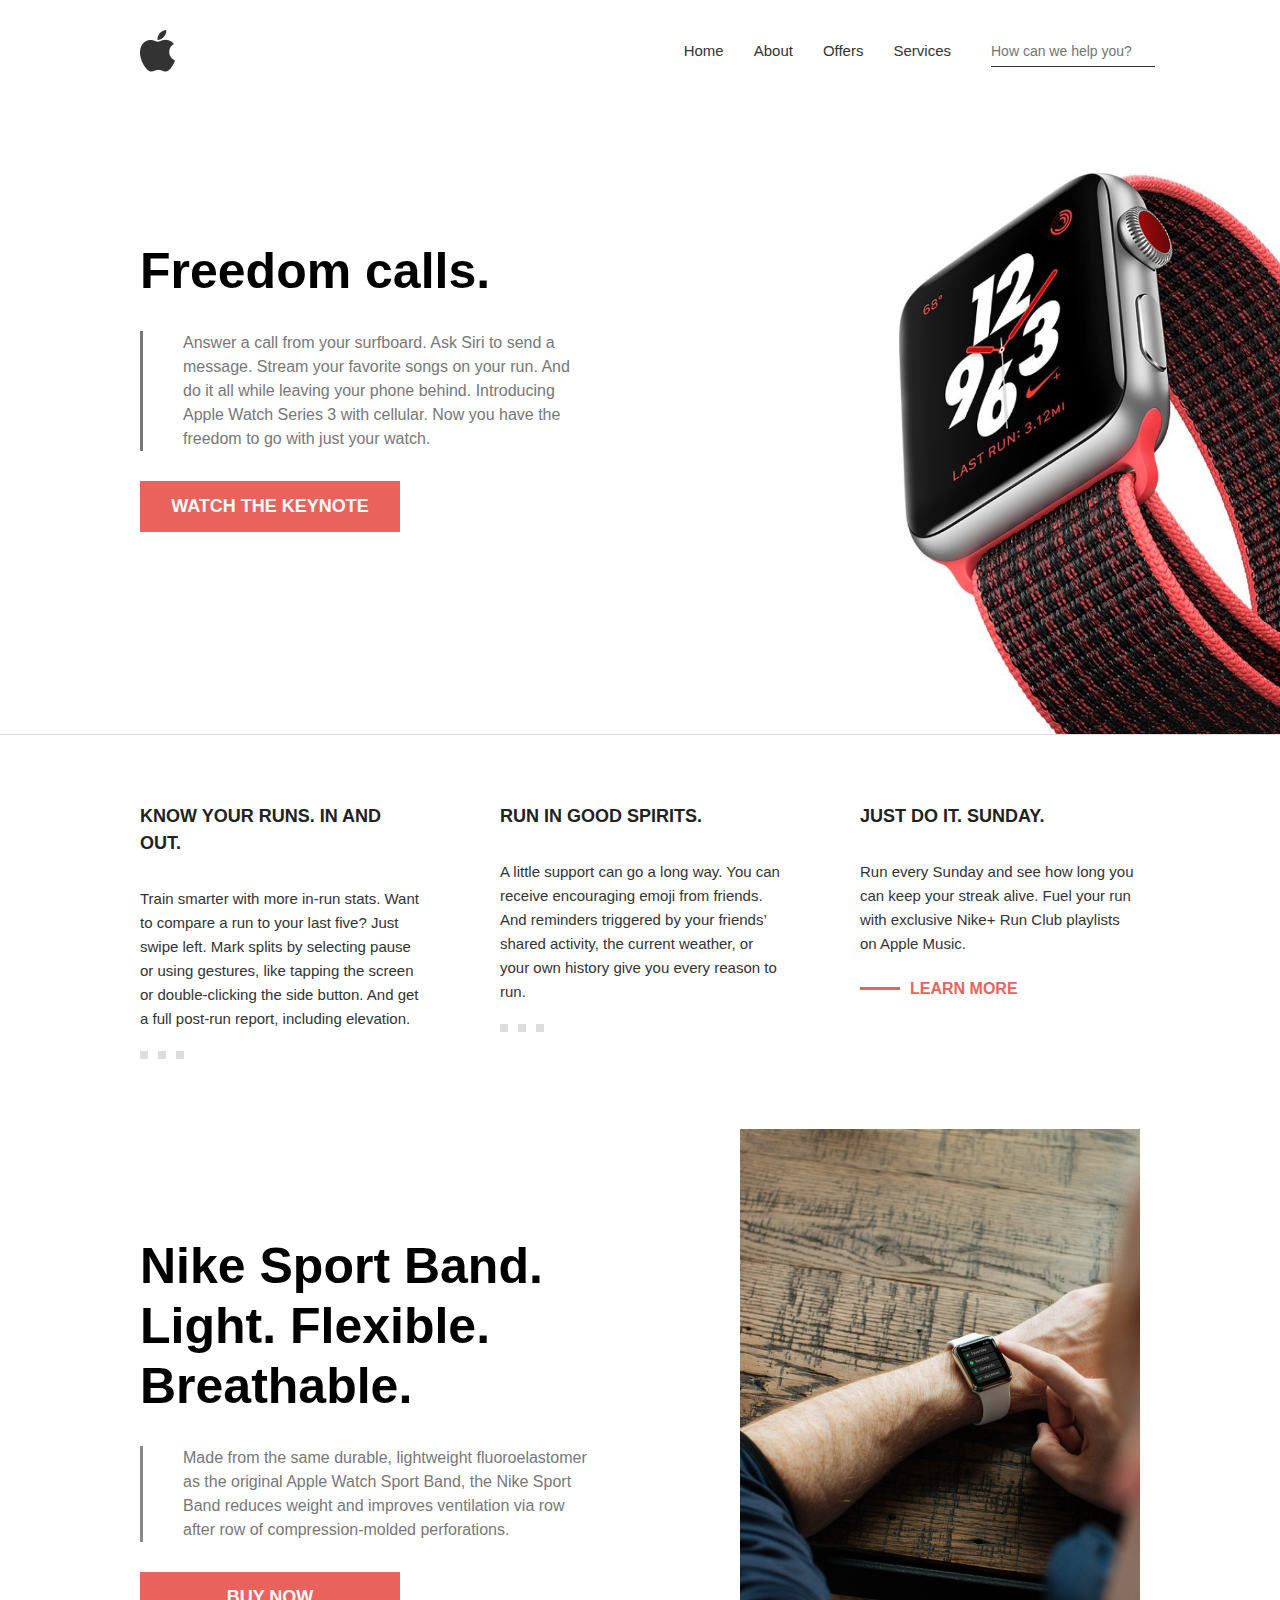
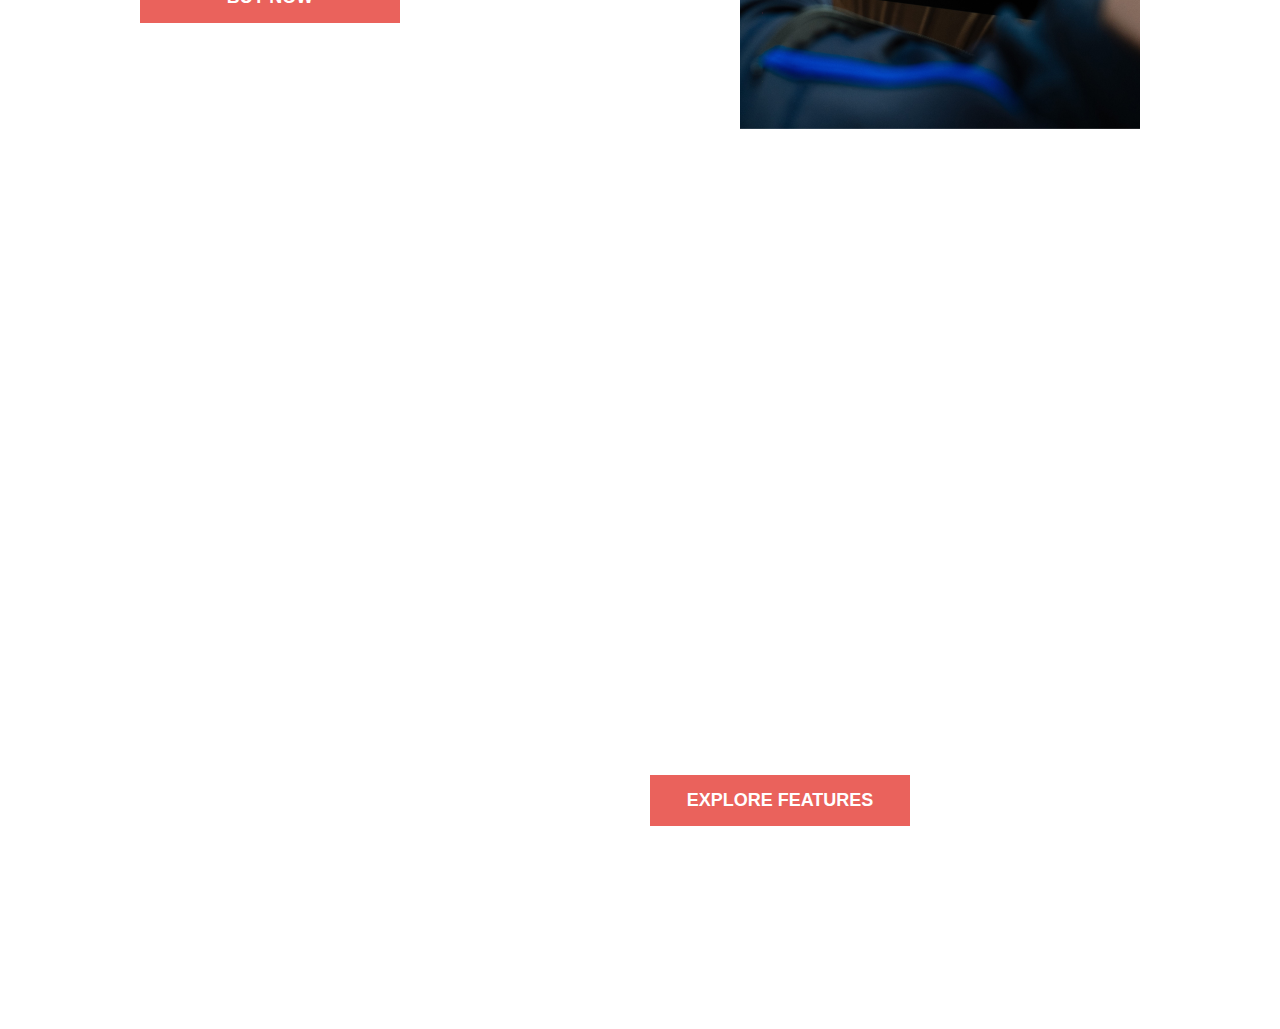
<file: index.html>
<!DOCTYPE html>
<html lang="en">
<head>
    <meta charset="UTF-8">
    <meta http-equiv="X-UA-Compatible" content="IE=edge">
    <meta name="viewport" content="width=device-width, initial-scale=1.0">
    <title>Apple Watch</title>
    <link rel="stylesheet" href="css/style.css">
    <link rel="preconnect" href="https://fonts.googleapis.com">
<link rel="preconnect" href="https://fonts.gstatic.com" crossorigin>
<link href="https://fonts.googleapis.com/css2?family=Poppins:wght@200;400;600;900&display=swap" rel="stylesheet">
    <link rel="stylesheet" href="https://cdnjs.cloudflare.com/ajax/libs/font-awesome/6.2.1/css/all.min.css" integrity="sha512-MV7K8+y+gLIBoVD59lQIYicR65iaqukzvf/nwasF0nqhPay5w/9lJmVM2hMDcnK1OnMGCdVK+iQrJ7lzPJQd1w==" crossorigin="anonymous" referrerpolicy="no-referrer" />
</head>
<body>
    <header class="header">
        <div class="container header__container">
            <a href="#" class="logo"><img src="img/Vector.png" alt=""></a>
            <nav class="header__nav">
                <ul class="header__nav__items">
                    <li class="nav__list">
                        <a href="#home" class="nav__item">Home</a>
                    </li>
                    <li class="nav__list">
                        <a href="#about" class="nav__item">About</a>
                    </li>
                    <li class="nav__list">
                        <a href="#Offers" class="nav__item">Offers</a>
                    </li>
                    <li class="nav__list">
                        <a href="#services" class="nav__item">Services</a>
                    </li>
                </ul>
                <form class="form__search">
                    <input class="form__search__input" placeholder="How can we help you?" type="search" name="search" id="search">
                </form>
            </nav>
        </div>
    </header>
    <main class="main">
        <section id="home" class="freedom__section">
            <div class="container freedom__section__container">
                <div class="freedom__card">
                    <h1 class="freedom__title">Freedom calls.</h1>
                    <p class="freedom__text">Answer a call from your surfboard. Ask Siri to send a message. Stream your favorite songs on your run. And do it all while leaving your phone behind. Introducing Apple Watch Series 3 with cellular. Now you have the freedom to go with just your watch.</p>
                    <a href="#" class="btn freedom__btn">WATCH THE KEYNOTE</a>  
                </div>
            </div>
            
        </section>
        <section id="about" class="running">
            <div class="container running__conatiner">
                <div class="running__card">
                    <h1 class="running__card__title">KNOW YOUR RUNS. IN AND OUT.</h1>
                    <p class="running__card__text">Train smarter with more in-run stats. Want to compare a run to your last five? Just swipe left. Mark splits by selecting pause or using gestures, like tapping the screen or double-clicking the side button. And get a full post-run report, including elevation.</p>
                        <div class="running__card__footer"><img src="img/rectangle.png" alt="" class="running__card__footer__img"><img src="img/rectangle.png" alt="" class="running__card__footer__img"><img src="img/rectangle.png" alt="" class="running__card__footer__img"></div>
                </div>
                <div class="running__card">
                    <h1 class="running__card__title">RUN IN GOOD SPIRITS.</h1>
                    <p class="running__card__text">A little support can go a long way. You can receive encouraging emoji from friends. And reminders triggered by your friends’ shared activity, the current weather, or your own history give you every reason to run.</p>
                        <div class="running__card__footer"><img src="img/rectangle.png" alt="" class="running__card__footer__img"><img src="img/rectangle.png" alt="" class="running__card__footer__img"><img src="img/rectangle.png" alt="" class="running__card__footer__img"></div>
                    
                </div>
                <div class="running__card">
                    <h1 class="running__card__title">JUST DO IT. SUNDAY.</h1>
                    <p class="running__card__text">Run every Sunday and see how long you can keep your streak alive. Fuel your run with exclusive Nike+ Run Club playlists on Apple Music.</p>
                    <div class="learn__box">
                        <a href="#" class="learn__more"><span class="learn__more__span"></span>LEARN MORE</a>
                    </div>
            </div>
        </section>
        <section id="Offers" class="sport">
            <div class="container sport__container">
                <div class="sport__card">
                    <h1 class="sport__title">Nike Sport Band.
                        Light. Flexible.
                        Breathable.</h1>
                        <p class="sport__text">Made from the same durable, lightweight fluoroelastomer as the original Apple Watch Sport Band, the Nike Sport Band reduces weight and improves ventilation via row after row of compression-molded perforations.</p>
                        <a href="#" class="btn sport__btn">BUY NOW</a>
                </div>
                <img class="sport__img" src="img/watch-in-hand.png" alt="">
            </div>
        </section>
        <section id="services" class="health">
            <div class="container health__container">
                <div class="health__card">
                    <h1 class="health__title">Nike Sport Band.
                        Light. Flexible.
                        Breathable.</h1>
                        <p class="health__text">Made from the same durable, lightweight fluoroelastomer as the original Apple Watch Sport Band, the Nike Sport Band reduces weight and improves ventilation via row after row of compression-molded perforations.</p>
                        <a href="#" class=" btn healt__btn">EXPLORE FEATURES</a>
                </div>
            </div>
        </section>
    </main>
    </body>
</html>
</file>
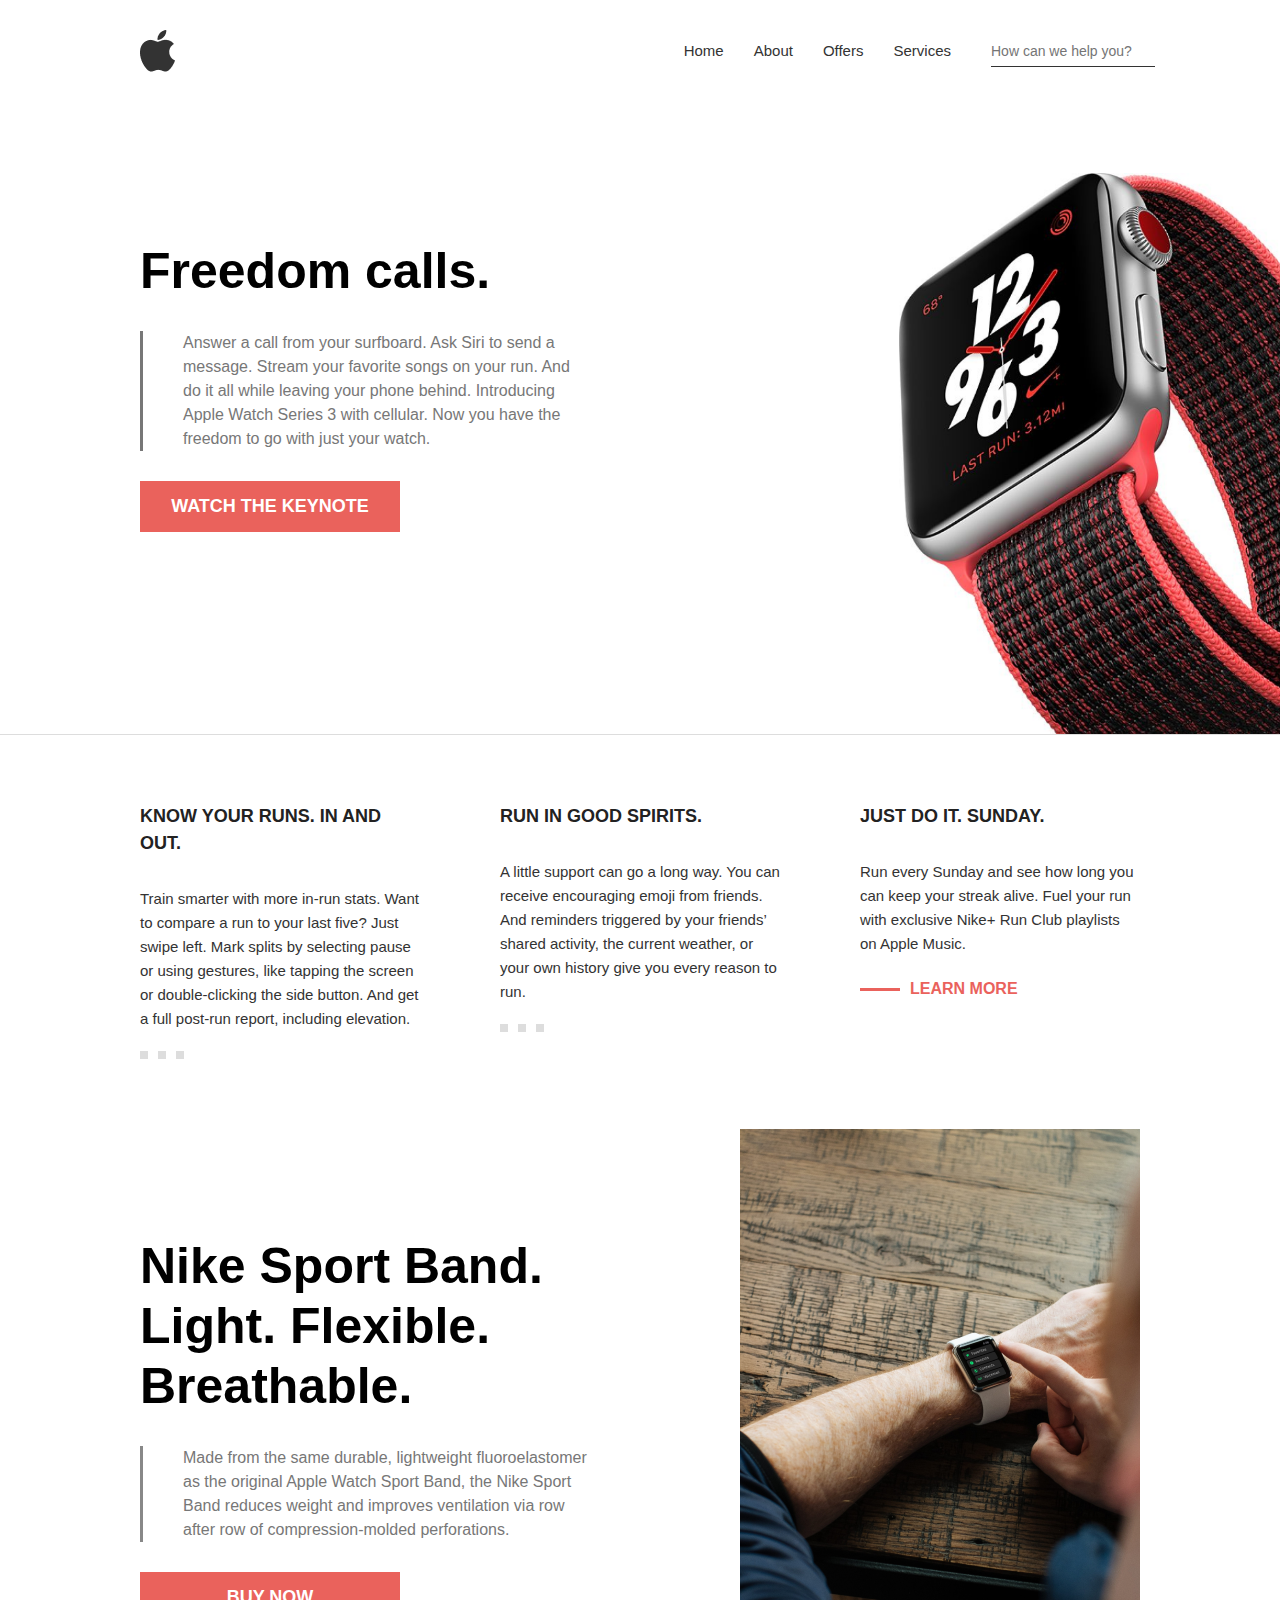
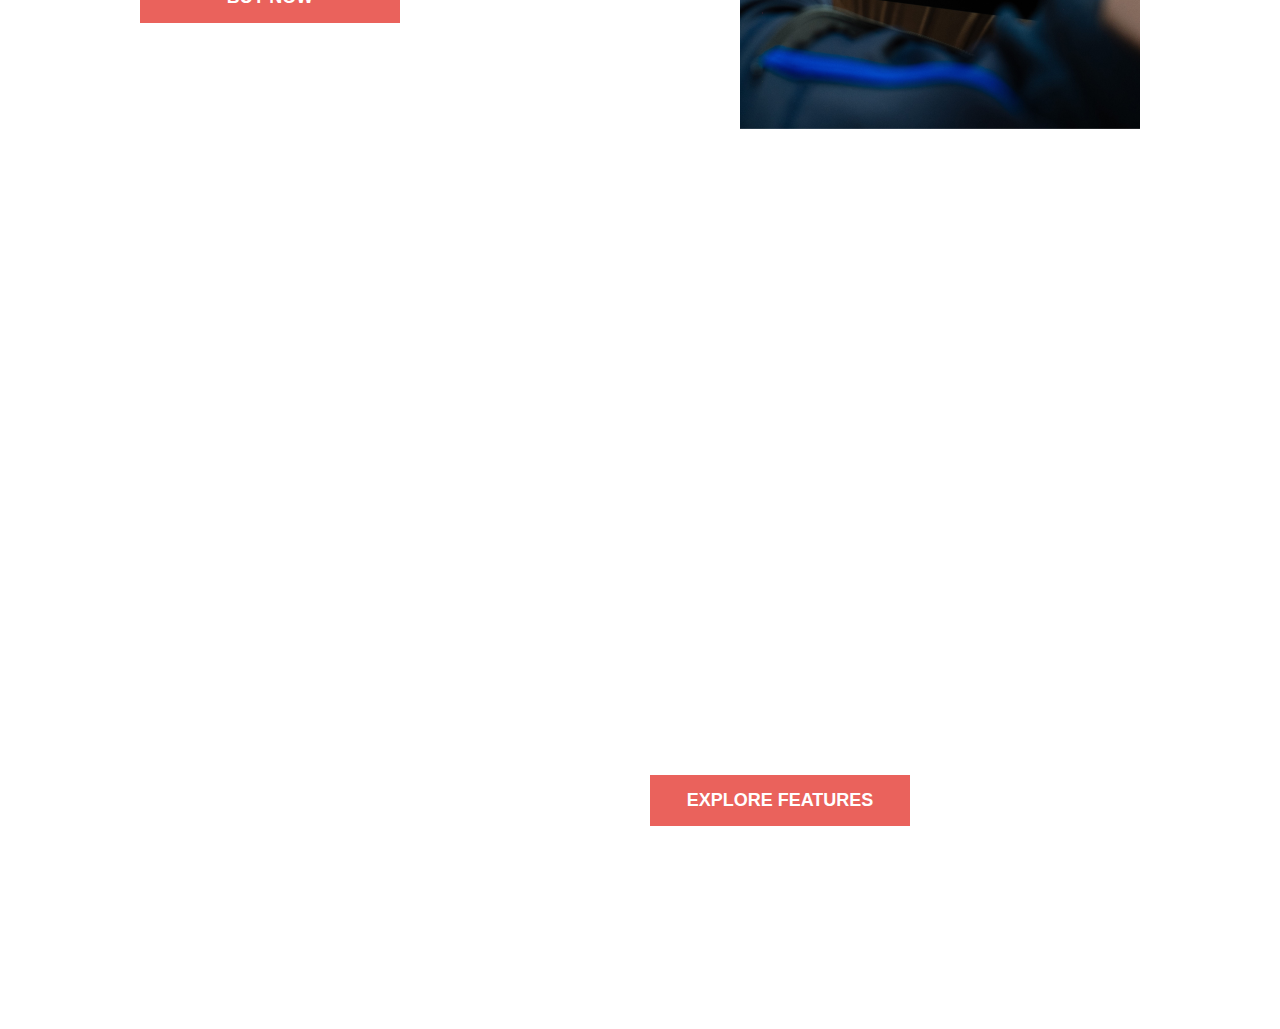
<file: apple.com/index.html>
<!DOCTYPE html>
<html lang="en">
<head>
    <meta charset="UTF-8">
    <meta http-equiv="X-UA-Compatible" content="IE=edge">
    <meta name="viewport" content="width=device-width, initial-scale=1.0">
    <title>Apple Watch</title>
    <link rel="stylesheet" href="css/style.css">
    <link rel="preconnect" href="https://fonts.googleapis.com">
<link rel="preconnect" href="https://fonts.gstatic.com" crossorigin>
<link href="https://fonts.googleapis.com/css2?family=Poppins:wght@200;400;600;900&display=swap" rel="stylesheet">
    <link rel="stylesheet" href="https://cdnjs.cloudflare.com/ajax/libs/font-awesome/6.2.1/css/all.min.css" integrity="sha512-MV7K8+y+gLIBoVD59lQIYicR65iaqukzvf/nwasF0nqhPay5w/9lJmVM2hMDcnK1OnMGCdVK+iQrJ7lzPJQd1w==" crossorigin="anonymous" referrerpolicy="no-referrer" />
</head>
<body>
    <header class="header">
        <div class="container header__container">
            <a href="#" class="logo"><img src="img/Vector.png" alt=""></a>
            <nav class="header__nav">
                <ul class="header__nav__items">
                    <li class="nav__list">
                        <a href="#" class="nav__item">Home</a>
                    </li>
                    <li class="nav__list">
                        <a href="#" class="nav__item">About</a>
                    </li>
                    <li class="nav__list">
                        <a href="#" class="nav__item">Offers</a>
                    </li>
                    <li class="nav__list">
                        <a href="#" class="nav__item">Services</a>
                    </li>
                </ul>
                <form class="form__search">
                    <input class="form__search__input" placeholder="How can we help you?" type="search" name="search" id="search">
                </form>
            </nav>
        </div>
    </header>
    <main class="main">
        <section class="freedom__section">
            <div class="container freedom__section__container">
                <div class="freedom__card">
                    <h1 class="freedom__title">Freedom calls.</h1>
                    <p class="freedom__text">Answer a call from your surfboard. Ask Siri to send a message. Stream your favorite songs on your run. And do it all while leaving your phone behind. Introducing Apple Watch Series 3 with cellular. Now you have the freedom to go with just your watch.</p>
                    <a href="#" class="btn freedom__btn">WATCH THE KEYNOTE</a>  
                </div>
            </div>
            
        </section>
        <section class="running">
            <div class="container running__conatiner">
                <div class="running__card">
                    <h1 class="running__card__title">KNOW YOUR RUNS. IN AND OUT.</h1>
                    <p class="running__card__text">Train smarter with more in-run stats. Want to compare a run to your last five? Just swipe left. Mark splits by selecting pause or using gestures, like tapping the screen or double-clicking the side button. And get a full post-run report, including elevation.</p>
                        <div class="running__card__footer"><img src="img/rectangle.png" alt="" class="running__card__footer__img"><img src="img/rectangle.png" alt="" class="running__card__footer__img"><img src="img/rectangle.png" alt="" class="running__card__footer__img"></div>
                </div>
                <div class="running__card">
                    <h1 class="running__card__title">RUN IN GOOD SPIRITS.</h1>
                    <p class="running__card__text">A little support can go a long way. You can receive encouraging emoji from friends. And reminders triggered by your friends’ shared activity, the current weather, or your own history give you every reason to run.</p>
                        <div class="running__card__footer"><img src="img/rectangle.png" alt="" class="running__card__footer__img"><img src="img/rectangle.png" alt="" class="running__card__footer__img"><img src="img/rectangle.png" alt="" class="running__card__footer__img"></div>
                    
                </div>
                <div class="running__card">
                    <h1 class="running__card__title">JUST DO IT. SUNDAY.</h1>
                    <p class="running__card__text">Run every Sunday and see how long you can keep your streak alive. Fuel your run with exclusive Nike+ Run Club playlists on Apple Music.</p>
                    <a href="#" class="learn__more">LEARN MORE</a>
                </div>
            </div>
        </section>
        <section class="sport">
            <div class="container sport__container">
                <div class="sport__card">
                    <h1 class="sport__title">Nike Sport Band.
                        Light. Flexible.
                        Breathable.</h1>
                        <p class="sport__text">Made from the same durable, lightweight fluoroelastomer as the original Apple Watch Sport Band, the Nike Sport Band reduces weight and improves ventilation via row after row of compression-molded perforations.</p>
                        <a href="#" class="btn sport__btn">BUY NOW</a>
                </div>
                <img class="sport__img" src="img/watch-in-hand.png" alt="">
            </div>
        </section>
        <section class="health">
            <div class="container health__container">
                <div class="health__card">
                    <h1 class="health__title">Nike Sport Band.
                        Light. Flexible.
                        Breathable.</h1>
                        <p class="health__text">Made from the same durable, lightweight fluoroelastomer as the original Apple Watch Sport Band, the Nike Sport Band reduces weight and improves ventilation via row after row of compression-molded perforations.</p>
                        <a href="#" class=" btn healt__btn">EXPLORE FEATURES</a>
                </div>
            </div>
        </section>
    </main>
    </body>
</html>
</file>
<file: css/style.css>
*{
    margin: 0;
    padding: 0;
    box-sizing: border-box;
}

*:focus{
    outline: 2px dotted rgb(39, 153, 153);
    /* outline: none; */
    outline-offset: 3px;
}
html{
    scroll-behavior: smooth;
}
body{
    font-family: Roboto,sans-serif;
    font-size: 16px;
    font-weight: 400;
    line-height: 24px;
    letter-spacing: 0em;
    text-align: left;

}
.container{
    margin: 0 auto;
    max-width: 1040px;
    padding: 0 20px;
}
.logo:hover{
 opacity: .8;
}
.header{
    margin-top: 30px;
}
.header__container{
    display: flex;
    justify-content: space-between;
}
.logo{
 width: 35px;
 height: 41px;
}
.header__nav{
 display: flex;
 gap: 40px;
 align-items:center;
}
.header__nav__items{
    display: flex;
    gap: 30px;
}
.nav__list{
list-style: none;
}
.nav__item{
 color: #333333;
 text-decoration: none;
 font-family: Roboto,sans-serif;
    font-size: 15px;
    font-weight: 400;
    line-height: 23px;
    letter-spacing: 0em;
    text-align: center;


}
.nav__item:hover{
    opacity: .8;
}
.nav__item:active{
    opacity: .6;
}
.form__search{
    display: inline-block;
    height: 23px;
    width: 149px;
    border: none;
    /* padding-bottom: 10px; */
}
.form__search__input{
    outline: none;
    border: none;   
    border-bottom: 1px solid #333333;
    padding-bottom: 6px;
    font-size: 16px;
    width: 164px;

}
.form__search__input::placeholder{
    font-family: Roboto,sans-serif;
    font-size: 14px;
    font-weight: 400;
    /* padding-bottom: 6px; */
}
/* header end */
.freedom__section{
    margin-top: 80px;
    background-image: url('../img/watches.png');
    background-repeat: no-repeat;
    background-position: bottom left calc(50% + 550px);
    background-size: 583px;
    /* align-items: center; */
    height: 583px;
}
.freedom__section__container{
    display: flex;
    justify-content: space-between;
}
.freedom__title{
    font-family: Roboto,sans-serif;
    font-size: 50px;
    font-weight: 700;
    line-height: 60px;
    letter-spacing: 0em;
    text-align: left;

}
.freedom__text{
    max-width: 450px;
    border-left: 3px solid #777777;
    padding-left: 40px;
    margin-top: 30px;
    color: #777777;
    font-family: Roboto,sans-serif;
    font-size: 16px;
    font-weight: 400;
    line-height: 24px;
    letter-spacing: 0em;
    text-align: left;

}
.freedom__card{
    margin-top: 90px;
    margin-right: auto;
}
.freedom__img{
    transform: translateX(69.9px);
}
.freedom__btn{
    text-decoration: none;
    background-color: #EA625C;
    color: white;
    padding: 12px 20px;
    width: 260px;
    margin-top: 30px;
    font-family: Roboto,sans-serif;
    font-size: 18px;
    font-weight: 700;
    line-height: 27px;
    letter-spacing: 0px;
    text-align: center;
    display: inline-block;

}
/* freedom end */
.running{
border-top: 1px solid #DDDDDD;
}
.running__conatiner{
 display: flex;
 justify-content: space-between;
}
.running__card{
    margin-top: 68px;
    max-width: 280px;

}
.running__card__title{
    font-family: Roboto,sans-serif;
    font-size: 18px;
    font-weight: 700;
    line-height: 27px;
    letter-spacing: 0em;
    text-align: left;
    color: #222222;

}

.running__card__text{
    font-family: Roboto,sans-serif;
    font-size: 15px;
    font-weight: 400;
    line-height: 24px;
    letter-spacing: 0em;
    text-align: left;
    color: #333333;
    margin-top: 30px;

}
.running__card__footer{
    display: flex;
    gap: 10px;
    margin-top: 20px;
}
.running__card__footer__img{
    display: flex;
    height: 8px;
    width: 8px;
}
.learn__box{
    margin-top: 20px;
}
.learn__more{
    display: inline-block;
    font-family: Roboto,sans-serif;
    font-size: 16px;
    font-weight: 700;
    line-height: 26px;
    letter-spacing: 0em;
    text-align: left;
    text-decoration: none;
    color:  #EA625C;
    
}
.learn__more__span{
    display: inline-block;
    width: 40px;
    height: 3px;
    background-color: #EA625C;
    transition: .8s;
    transform: translateY(-4px);
    margin-right: 10px;
    
}
.learn__more:hover .learn__more__span{
    width: 50px;
}

/* running end */
.sport{
    margin-top: 70px;
}
.sport__container{
    display: flex;
    justify-content: space-between;
    align-items: center;
}
.sport__card{
    max-width: 450px;
}
.sport__title{
    font-family: Roboto,sans-serif;
    font-size: 50px;
    font-weight: 700;
    line-height: 60px;
    letter-spacing: 0em;
    text-align: left;
    color: #000000;

}
.sport__text{
    font-family: Roboto,sans-serif;
    font-size: 16px;
    font-weight: 400;
    line-height: 24px;
    letter-spacing: 0em;
    text-align: left;
    color: #777777;
    margin-top: 30px;
    border-left: 3px solid #888888;
    padding-left: 40px;

}
.sport__btn{
    display: inline-block;
    text-decoration: none;
    padding: 12px;
    width: 260px;
    background-color: #EA625C;
    color: #ffffff;
    font-family: Roboto,sans-serif;
    font-size: 18px;
    font-weight: 700;
    line-height: 27px;
    letter-spacing: 0px;
    text-align: center;
    margin-top: 30px;

}
.sport__img{
    height: 600px;
    width: 400px;
}
/* sport end */
.health{
 background-image: url('../img/runners\ 1.png');
 background-position: center;
 background-repeat: no-repeat;
 background-size: cover;
 background-attachment: fixed;
 width: 100%;
 height: 830.19px;
 margin-top: 70px;
}
.health__container{
    display: flex;
    position: relative;
}
.health__card{
    /* margin-right: 125px; */
    margin-top: 240px;
    margin-left: auto;
}
.health__title{
    font-family: Roboto,sans-serif;
    font-size: 50px;
    font-weight: 700;
    line-height: 60px;
    letter-spacing: 0em;
    text-align: left;
    color: #ffffff;
    max-width: 490px;

}
.health__text{
    font-family: Roboto,sans-serif;
    font-size: 16px;
    font-weight: 400;
    line-height: 24px;
    letter-spacing: 0em;
    text-align: left;
    color: #ffffff;
    max-width: 460px;
    margin-top: 30px;
    border-left: 3px solid #FFFFFF;
    padding-left: 40px;
}
.healt__btn{
    display: inline-block;
    font-family: Roboto,sans-serif;
    font-size: 18px;
    font-weight: 700;
    line-height: 27px;
    letter-spacing: 0px;
    text-align: center;
    color: #ffffff;
    width: 260px;
    padding: 12px;
    text-decoration: none;
    background-color: #EA625C;
    margin-top: 30px;

}

.btn:hover{
    opacity: .8;
}
.btn:active{
    opacity: .6;
}
</file>
<file: apple.com/css/style.css>
*{
    margin: 0;
    padding: 0;
    box-sizing: border-box;
}

*:focus{
    outline: 2px dotted rgb(39, 153, 153);
    /* outline: none; */
    outline-offset: 3px;
}

body{
    font-family: Roboto,sans-serif;
    font-size: 16px;
    font-weight: 400;
    line-height: 24px;
    letter-spacing: 0em;
    text-align: left;

}
.container{
    margin: 0 auto;
    max-width: 1040px;
    padding: 0 20px;
}
.logo:hover{
 opacity: .8;
}
.header{
    margin-top: 30px;
}
.header__container{
    display: flex;
    justify-content: space-between;
}
.logo{
 width: 35px;
 height: 41px;
}
.header__nav{
 display: flex;
 gap: 40px;
 align-items:center;
}
.header__nav__items{
    display: flex;
    gap: 30px;
}
.nav__list{
list-style: none;
}
.nav__item{
 color: #333333;
 text-decoration: none;
 font-family: Roboto,sans-serif;
    font-size: 15px;
    font-weight: 400;
    line-height: 23px;
    letter-spacing: 0em;
    text-align: center;


}
.nav__item:hover{
    opacity: .8;
}
.nav__item:active{
    opacity: .6;
}
.form__search{
    display: inline-block;
    height: 23px;
    width: 149px;
    border: none;
    /* padding-bottom: 10px; */
}
.form__search__input{
    outline: none;
    border: none;   
    border-bottom: 1px solid #333333;
    padding-bottom: 6px;
    font-size: 16px;
    width: 164px;

}
.form__search__input::placeholder{
    font-family: Roboto,sans-serif;
    font-size: 14px;
    font-weight: 400;
    /* padding-bottom: 6px; */
}
/* header end */
.freedom__section{
    margin-top: 80px;
    background-image: url('../img/watches.png');
    background-repeat: no-repeat;
    background-position: bottom left calc(50% + 550px);
    background-size: 583px;
    /* align-items: center; */
    height: 583px;
}
.freedom__section__container{
    display: flex;
    justify-content: space-between;
}
.freedom__title{
    font-family: Roboto,sans-serif;
    font-size: 50px;
    font-weight: 700;
    line-height: 60px;
    letter-spacing: 0em;
    text-align: left;

}
.freedom__text{
    max-width: 450px;
    border-left: 3px solid #777777;
    padding-left: 40px;
    margin-top: 30px;
    color: #777777;
    font-family: Roboto,sans-serif;
    font-size: 16px;
    font-weight: 400;
    line-height: 24px;
    letter-spacing: 0em;
    text-align: left;

}
.freedom__card{
    margin-top: 90px;
    margin-right: auto;
}
.freedom__img{
    transform: translateX(69.9px);
}
.freedom__btn{
    text-decoration: none;
    background-color: #EA625C;
    color: white;
    padding: 12px 20px;
    width: 260px;
    margin-top: 30px;
    font-family: Roboto,sans-serif;
    font-size: 18px;
    font-weight: 700;
    line-height: 27px;
    letter-spacing: 0px;
    text-align: center;
    display: inline-block;

}
/* freedom end */
.running{
border-top: 1px solid #DDDDDD;
}
.running__conatiner{
 display: flex;
 justify-content: space-between;
}
.running__card{
    margin-top: 68px;
    max-width: 280px;

}
.running__card__title{
    font-family: Roboto,sans-serif;
    font-size: 18px;
    font-weight: 700;
    line-height: 27px;
    letter-spacing: 0em;
    text-align: left;
    color: #222222;

}

.running__card__text{
    font-family: Roboto,sans-serif;
    font-size: 15px;
    font-weight: 400;
    line-height: 24px;
    letter-spacing: 0em;
    text-align: left;
    color: #333333;
    margin-top: 30px;

}
.running__card__footer{
    display: flex;
    gap: 10px;
    margin-top: 20px;
}
.running__card__footer__img{
    display: flex;
    height: 8px;
    width: 8px;
}
.learn__more{
    display: flex;
    align-items: center;
    text-decoration: none;
    color:  #EA625C;
    gap: 10px;
    margin-top: 20px;
    font-family: Roboto,sans-serif;
    font-size: 16px;
    font-weight: 700;
    line-height: 26px;
    letter-spacing: 0em;
    text-align: left;

}
.learn__more::before{
    content: '';
    height: 3px;
    width: 40px;
    background-color: #EA625C;
    transition: .9s;
}
.learn__more:hover::before{
    width: 50px;
}
/* running end */
.sport{
    margin-top: 70px;
}
.sport__container{
    display: flex;
    justify-content: space-between;
    align-items: center;
}
.sport__card{
    max-width: 450px;
}
.sport__title{
    font-family: Roboto,sans-serif;
    font-size: 50px;
    font-weight: 700;
    line-height: 60px;
    letter-spacing: 0em;
    text-align: left;
    color: #000000;

}
.sport__text{
    font-family: Roboto,sans-serif;
    font-size: 16px;
    font-weight: 400;
    line-height: 24px;
    letter-spacing: 0em;
    text-align: left;
    color: #777777;
    margin-top: 30px;
    border-left: 3px solid #888888;
    padding-left: 40px;

}
.sport__btn{
    display: inline-block;
    text-decoration: none;
    padding: 12px;
    width: 260px;
    background-color: #EA625C;
    color: #ffffff;
    font-family: Roboto,sans-serif;
    font-size: 18px;
    font-weight: 700;
    line-height: 27px;
    letter-spacing: 0px;
    text-align: center;
    margin-top: 30px;

}
.sport__img{
    height: 600px;
    width: 400px;
}
/* sport end */
.health{
 background-image: url('../img/runners\ 1.png');
 background-position: center;
 background-repeat: no-repeat;
 background-size: cover;
 background-attachment: fixed;
 width: 100%;
 height: 830.19px;
 margin-top: 70px;
}
.health__container{
    display: flex;
    position: relative;
}
.health__card{
    /* margin-right: 125px; */
    margin-top: 240px;
    margin-left: auto;
}
.health__title{
    font-family: Roboto,sans-serif;
    font-size: 50px;
    font-weight: 700;
    line-height: 60px;
    letter-spacing: 0em;
    text-align: left;
    color: #ffffff;
    max-width: 490px;

}
.health__text{
    font-family: Roboto,sans-serif;
    font-size: 16px;
    font-weight: 400;
    line-height: 24px;
    letter-spacing: 0em;
    text-align: left;
    color: #ffffff;
    max-width: 460px;
    margin-top: 30px;
    border-left: 1px solid #FFFFFF;
    padding-left: 40px;
}
.healt__btn{
    display: inline-block;
    font-family: Roboto,sans-serif;
    font-size: 18px;
    font-weight: 700;
    line-height: 27px;
    letter-spacing: 0px;
    text-align: center;
    color: #ffffff;
    width: 260px;
    padding: 12px;
    text-decoration: none;
    background-color: #EA625C;
    margin-top: 30px;

}

.btn:hover{
    opacity: .8;
}
.btn:active{
    opacity: .6;
}
</file>
